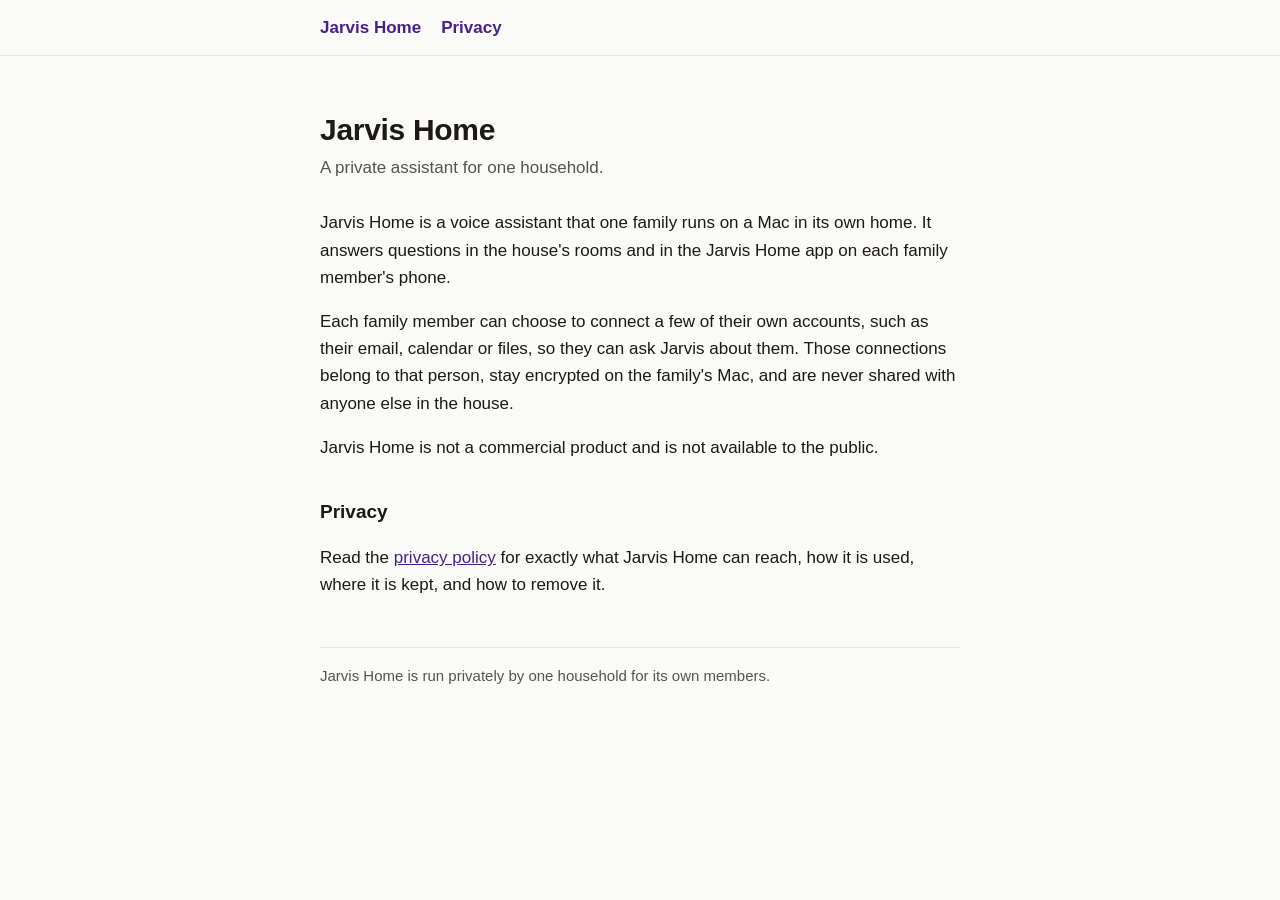
<file: index.html>
<!doctype html>
<html lang="en">
<head>
<meta charset="utf-8">
<meta name="viewport" content="width=device-width, initial-scale=1">
<title>Jarvis Home</title>
<meta name="description" content="Jarvis Home is a private assistant one household runs on a Mac in its own home.">
<link rel="stylesheet" href="style.css">
</head>
<body>
<nav><div><a href="./">Jarvis Home</a><a href="privacy.html">Privacy</a></div></nav>
<main>
  <h1>Jarvis Home</h1>
  <p class="meta">A private assistant for one household.</p>

  <p>Jarvis Home is a voice assistant that one family runs on a Mac in its own home. It answers
  questions in the house's rooms and in the Jarvis Home app on each family member's phone.</p>

  <p>Each family member can choose to connect a few of their own accounts, such as their email,
  calendar or files, so they can ask Jarvis about them. Those connections belong to that person,
  stay encrypted on the family's Mac, and are never shared with anyone else in the house.</p>

  <p>Jarvis Home is not a commercial product and is not available to the public.</p>

  <h2>Privacy</h2>
  <p>Read the <a href="privacy.html">privacy policy</a> for exactly what Jarvis Home can reach,
  how it is used, where it is kept, and how to remove it.</p>

  <footer>Jarvis Home is run privately by one household for its own members.</footer>
</main>
</body>
</html>
</file>
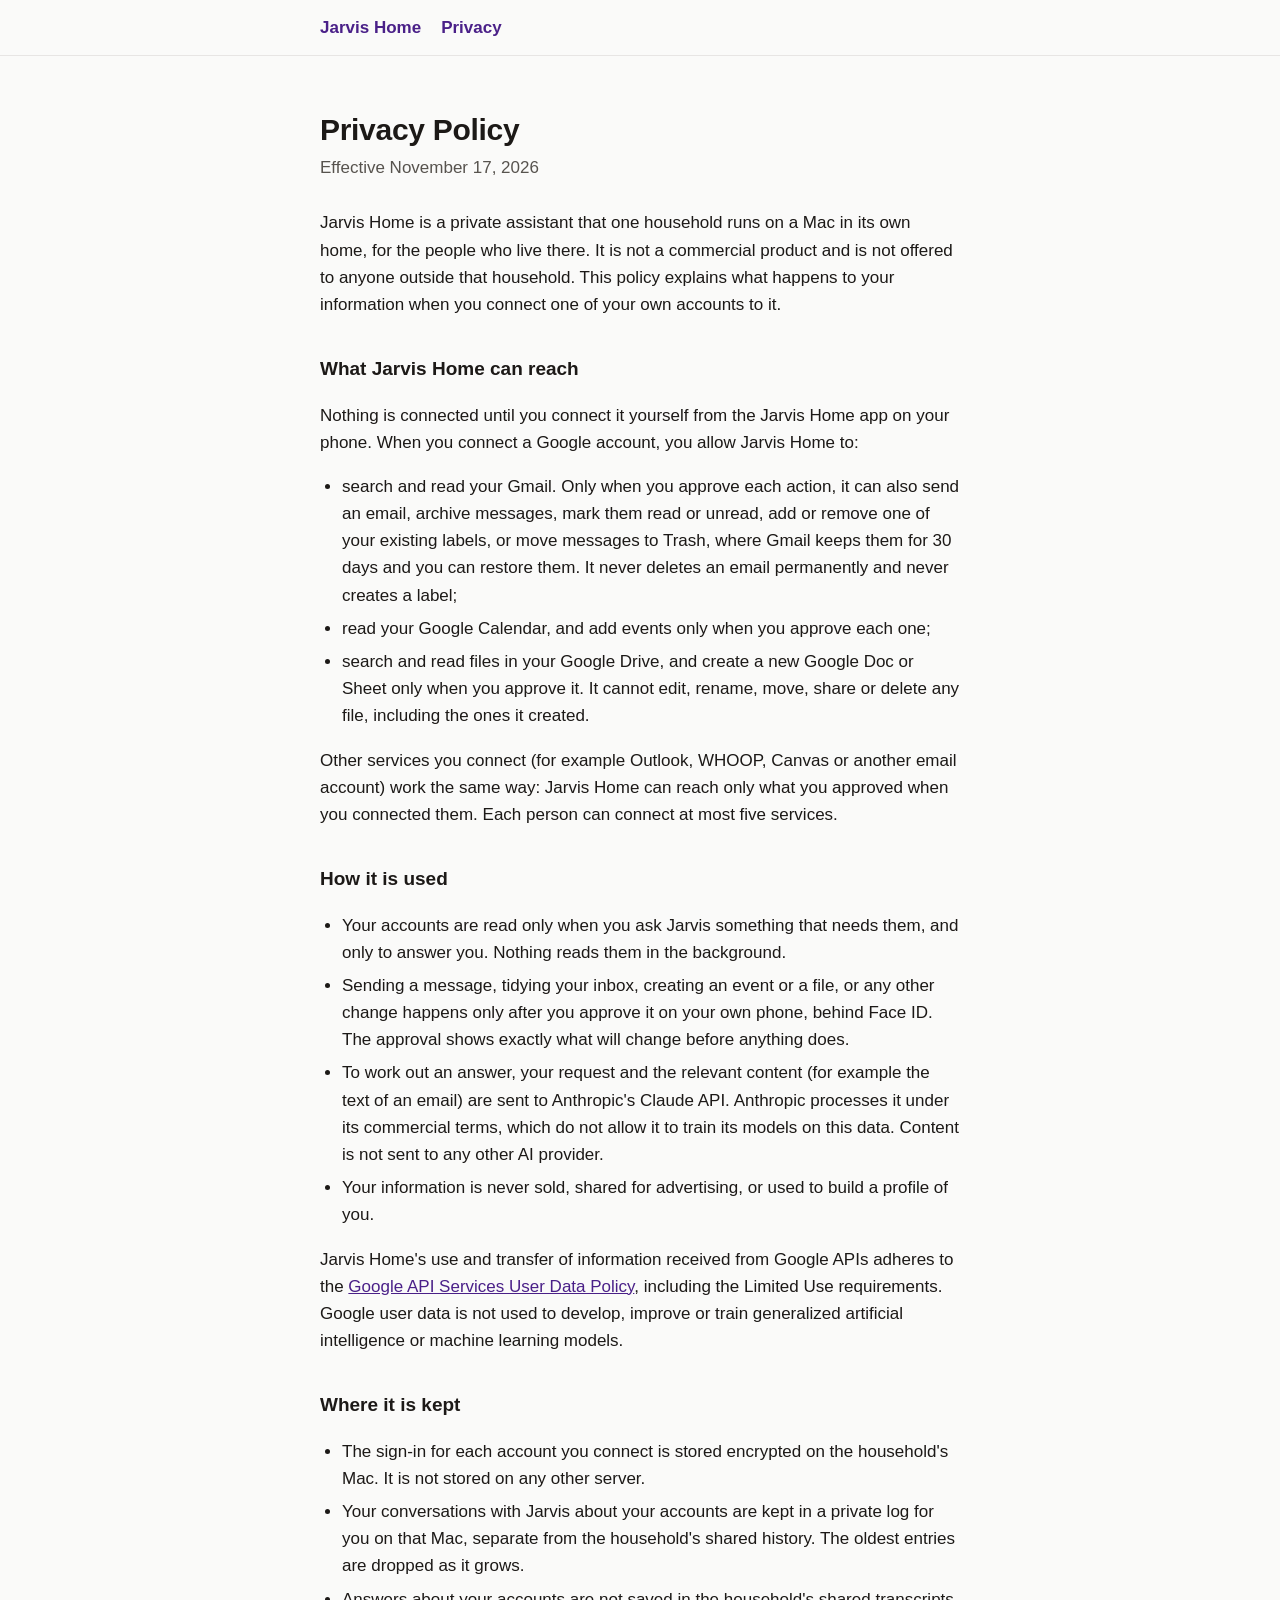
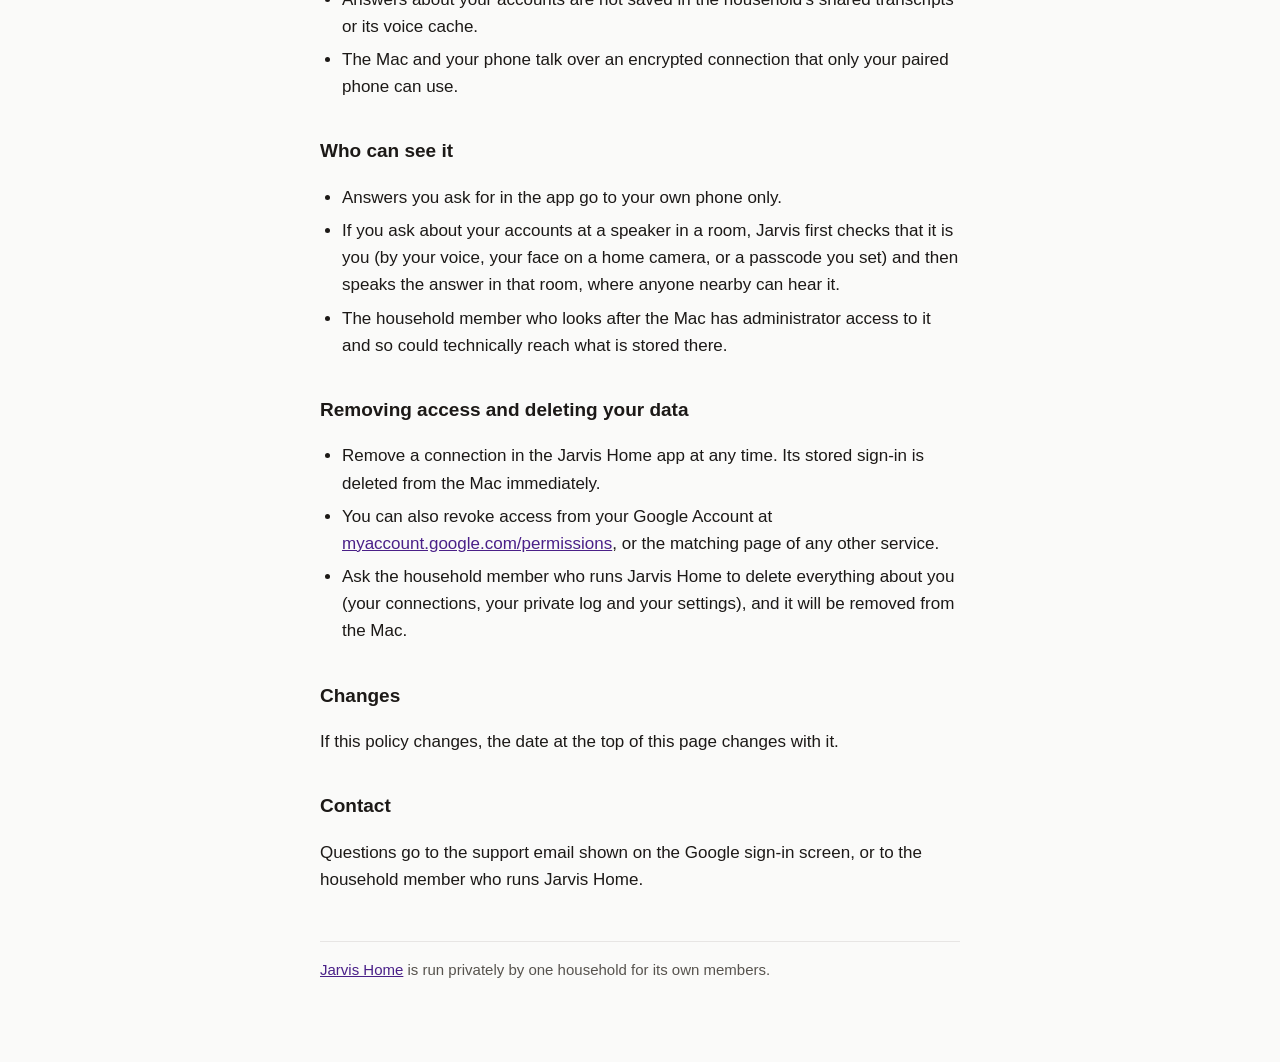
<file: privacy.html>
<!doctype html>
<html lang="en">
<head>
<meta charset="utf-8">
<meta name="viewport" content="width=device-width, initial-scale=1">
<title>Jarvis Home Privacy Policy</title>
<meta name="description" content="What Jarvis Home can reach when a household member connects an account, how it is used, where it is kept, and how to remove it.">
<link rel="stylesheet" href="style.css">
</head>
<body>
<nav><div><a href="./">Jarvis Home</a><a href="privacy.html">Privacy</a></div></nav>
<main>
  <h1>Privacy Policy</h1>
  <p class="meta">Effective November 17, 2026</p>

  <p>Jarvis Home is a private assistant that one household runs on a Mac in its own home, for the
  people who live there. It is not a commercial product and is not offered to anyone outside that
  household. This policy explains what happens to your information when you connect one of your
  own accounts to it.</p>

  <h2>What Jarvis Home can reach</h2>
  <p>Nothing is connected until you connect it yourself from the Jarvis Home app on your phone.
  When you connect a Google account, you allow Jarvis Home to:</p>
  <ul>
    <li>search and read your Gmail. Only when you approve each action, it can also send an email,
    archive messages, mark them read or unread, add or remove one of your existing labels, or move
    messages to Trash, where Gmail keeps them for 30 days and you can restore them. It never deletes
    an email permanently and never creates a label;</li>
    <li>read your Google Calendar, and add events only when you approve each one;</li>
    <li>search and read files in your Google Drive, and create a new Google Doc or Sheet only when
    you approve it. It cannot edit, rename, move, share or delete any file, including the ones it
    created.</li>
  </ul>
  <p>Other services you connect (for example Outlook, WHOOP, Canvas or another email account) work
  the same way: Jarvis Home can reach only what you approved when you connected them. Each person
  can connect at most five services.</p>

  <h2>How it is used</h2>
  <ul>
    <li>Your accounts are read only when you ask Jarvis something that needs them, and only to
    answer you. Nothing reads them in the background.</li>
    <li>Sending a message, tidying your inbox, creating an event or a file, or any other change
    happens only after you approve it on your own phone, behind Face ID. The approval shows exactly
    what will change before anything does.</li>
    <li>To work out an answer, your request and the relevant content (for example the text of an
    email) are sent to Anthropic's Claude API. Anthropic processes it under its commercial terms,
    which do not allow it to train its models on this data. Content is not sent to any other AI
    provider.</li>
    <li>Your information is never sold, shared for advertising, or used to build a profile of
    you.</li>
  </ul>
  <p>Jarvis Home's use and transfer of information received from Google APIs adheres to the
  <a href="https://developers.google.com/terms/api-services-user-data-policy">Google API Services
  User Data Policy</a>, including the Limited Use requirements. Google user data is not used to
  develop, improve or train generalized artificial intelligence or machine learning models.</p>

  <h2>Where it is kept</h2>
  <ul>
    <li>The sign-in for each account you connect is stored encrypted on the household's Mac. It is
    not stored on any other server.</li>
    <li>Your conversations with Jarvis about your accounts are kept in a private log for you on
    that Mac, separate from the household's shared history. The oldest entries are dropped as it
    grows.</li>
    <li>Answers about your accounts are not saved in the household's shared transcripts or its
    voice cache.</li>
    <li>The Mac and your phone talk over an encrypted connection that only your paired phone can
    use.</li>
  </ul>

  <h2>Who can see it</h2>
  <ul>
    <li>Answers you ask for in the app go to your own phone only.</li>
    <li>If you ask about your accounts at a speaker in a room, Jarvis first checks that it is you
    (by your voice, your face on a home camera, or a passcode you set) and then speaks the answer
    in that room, where anyone nearby can hear it.</li>
    <li>The household member who looks after the Mac has administrator access to it and so could
    technically reach what is stored there.</li>
  </ul>

  <h2>Removing access and deleting your data</h2>
  <ul>
    <li>Remove a connection in the Jarvis Home app at any time. Its stored sign-in is deleted from
    the Mac immediately.</li>
    <li>You can also revoke access from your Google Account at
    <a href="https://myaccount.google.com/permissions">myaccount.google.com/permissions</a>, or the
    matching page of any other service.</li>
    <li>Ask the household member who runs Jarvis Home to delete everything about you (your
    connections, your private log and your settings), and it will be removed from the Mac.</li>
  </ul>

  <h2>Changes</h2>
  <p>If this policy changes, the date at the top of this page changes with it.</p>

  <h2>Contact</h2>
  <p>Questions go to the support email shown on the Google sign-in screen, or to the household
  member who runs Jarvis Home.</p>

  <footer><a href="./">Jarvis Home</a> is run privately by one household for its own members.</footer>
</main>
</body>
</html>
</file>
<file: style.css>
:root {
  --bg: #fafaf9;
  --text: #1c1917;
  --muted: #57534e;
  --rule: #e7e5e4;
  --link: #4a2088;
}
@media (prefers-color-scheme: dark) {
  :root {
    --bg: #111113;
    --text: #f5f5f4;
    --muted: #a8a29e;
    --rule: #292524;
    --link: #b9a2f0;
  }
}
* { box-sizing: border-box; }
html { -webkit-text-size-adjust: 100%; }
body {
  margin: 0;
  background: var(--bg);
  color: var(--text);
  font: 17px/1.6 -apple-system, BlinkMacSystemFont, "Segoe UI", Roboto, Helvetica, Arial, sans-serif;
}
main { max-width: 680px; margin: 0 auto; padding: 56px 20px 80px; }
h1 { font-size: 30px; line-height: 1.2; margin: 0 0 6px; letter-spacing: -0.01em; }
h2 { font-size: 19px; margin: 36px 0 8px; }
p, li { color: var(--text); }
ul { padding-left: 22px; }
li { margin: 6px 0; }
.meta { color: var(--muted); margin: 0 0 28px; }
a { color: var(--link); }
nav { border-bottom: 1px solid var(--rule); }
nav div { max-width: 680px; margin: 0 auto; padding: 14px 20px; display: flex; gap: 20px; }
nav a { text-decoration: none; font-weight: 600; }
footer { border-top: 1px solid var(--rule); margin-top: 48px; padding-top: 16px; color: var(--muted); font-size: 15px; }
</file>
